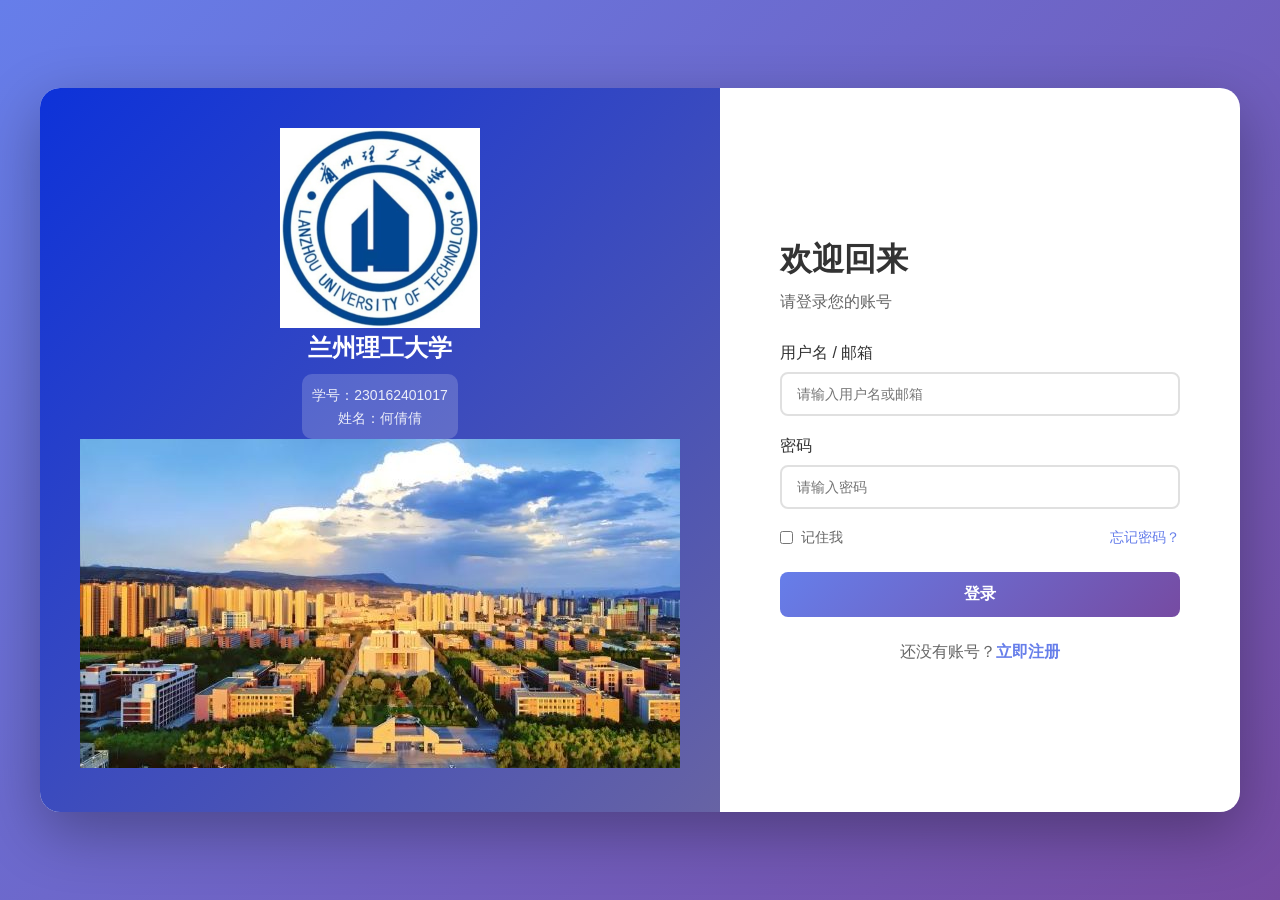
<file: index.html>
<!DOCTYPE html>
<html lang="zh-CN">
<head>
    <meta charset="UTF-8">
    <meta name="viewport" content="width=device-width, initial-scale=1.0">
    <title>登录 - 校园系统</title>
    <link rel="stylesheet" href="css/style.css">
</head>
<body>
    <div class="container">
        <!-- 左侧：学校信息区域 -->
        <div class="left-section">
            <div class="school-info">
                <img src="images/school_logo.png" >
                <h2 class="school-name"ondblclick="openSchoolWebsite()">兰州理工大学</h2>
                <p class="student-info">
                    学号：230162401017<br>
                    姓名：何倩倩
                </p>
            </div>
            <div class="school-image">
                <img src="images/school_view1.jpg" >
                <p class="image-caption"></p>
            </div>
        </div>

        <!-- 右侧：登录表单 -->
        <div class="right-section">
            <div class="login-card">
                <h1 class="login-title">欢迎回来</h1>
                <p class="login-subtitle">请登录您的账号</p>

                <form id="loginForm">
                    <div class="input-group">
                        <label for="username">用户名 / 邮箱</label>
                        <input type="text" id="username" name="username" 
                               placeholder="请输入用户名或邮箱" required>
                    </div>

                    <div class="input-group">
                        <label for="password">密码</label>
                        <input type="password" id="password" name="password" 
                               placeholder="请输入密码" required>
                    </div>

                    <div class="form-options">
                        <label class="checkbox">
                            <input type="checkbox" id="rememberMe"> 记住我
                        </label>
                        <a href="#" class="forgot-link">忘记密码？</a>
                    </div>

                    <button type="submit" class="login-btn">登录</button>
                </form>

                <div class="register-link">
                    还没有账号？<a href="register.html">立即注册</a>
                </div>
            </div>
        </div>
    </div>

    <script src="js/main.js"></script>
</body>
</html>
</file>
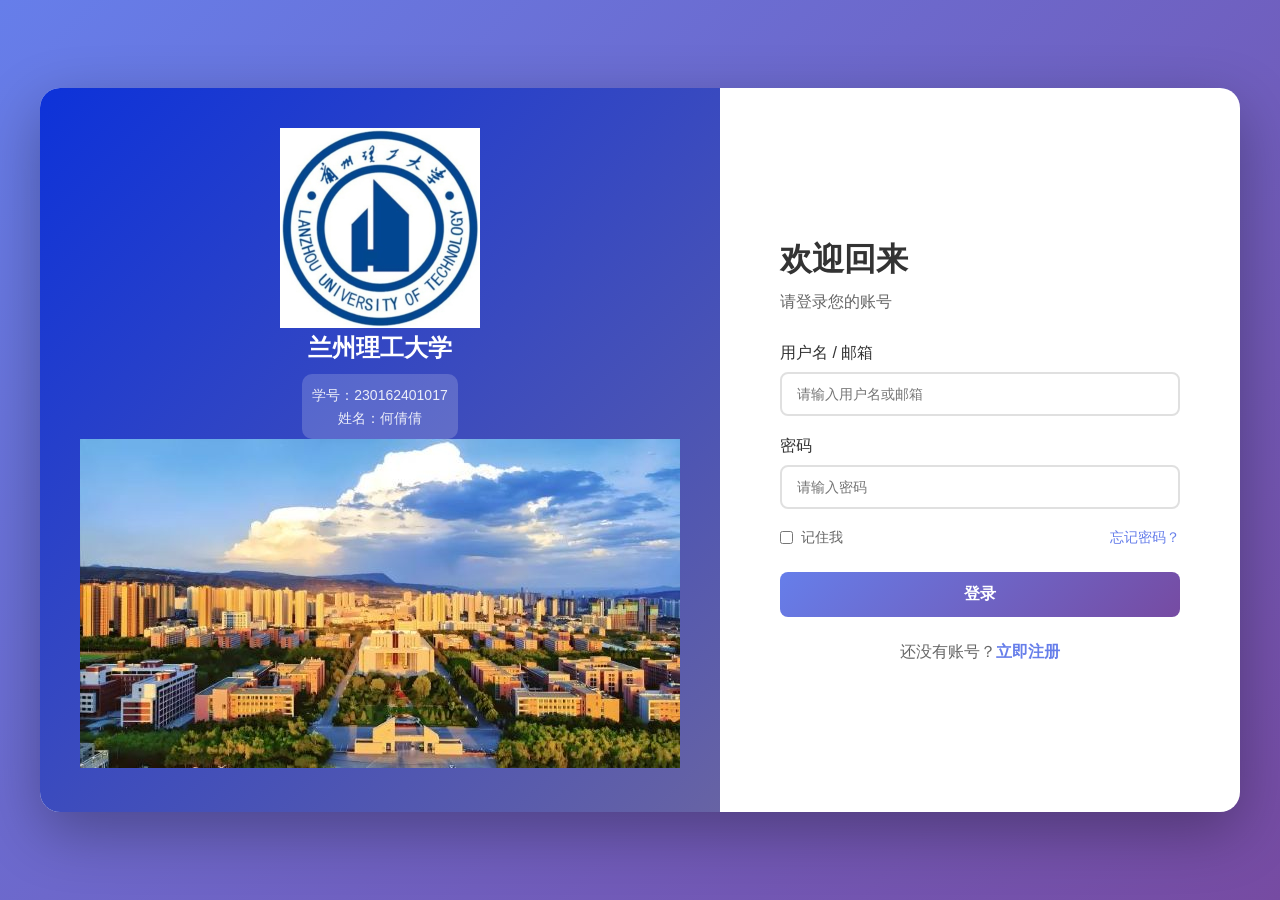
<file: login.html>
<!DOCTYPE html>
<html lang="zh-CN">
<head>
    <meta charset="UTF-8">
    <meta name="viewport" content="width=device-width, initial-scale=1.0">
    <title>登录 - 校园系统</title>
    <link rel="stylesheet" href="css/style.css">
</head>
<body>
    <div class="container">
        <!-- 左侧：学校信息区域 -->
        <div class="left-section">
            <div class="school-info">
                <img src="images/school_logo.png" >
                <h2 class="school-name"ondblclick="openSchoolWebsite()">兰州理工大学</h2>
                <p class="student-info">
                    学号：230162401017<br>
                    姓名：何倩倩
                </p>
            </div>
            <div class="school-image">
                <img src="images/school_view1.jpg" >
                <p class="image-caption"></p>
            </div>
        </div>

        <!-- 右侧：登录表单 -->
        <div class="right-section">
            <div class="login-card">
                <h1 class="login-title">欢迎回来</h1>
                <p class="login-subtitle">请登录您的账号</p>

                <form id="loginForm">
                    <div class="input-group">
                        <label for="username">用户名 / 邮箱</label>
                        <input type="text" id="username" name="username" 
                               placeholder="请输入用户名或邮箱" required>
                    </div>

                    <div class="input-group">
                        <label for="password">密码</label>
                        <input type="password" id="password" name="password" 
                               placeholder="请输入密码" required>
                    </div>

                    <div class="form-options">
                        <label class="checkbox">
                            <input type="checkbox" id="rememberMe"> 记住我
                        </label>
                        <a href="#" class="forgot-link">忘记密码？</a>
                    </div>

                    <button type="submit" class="login-btn">登录</button>
                </form>

                <div class="register-link">
                    还没有账号？<a href="register.html">立即注册</a>
                </div>
            </div>
        </div>
    </div>

    <script src="js/main.js"></script>
</body>
</html>
</file>
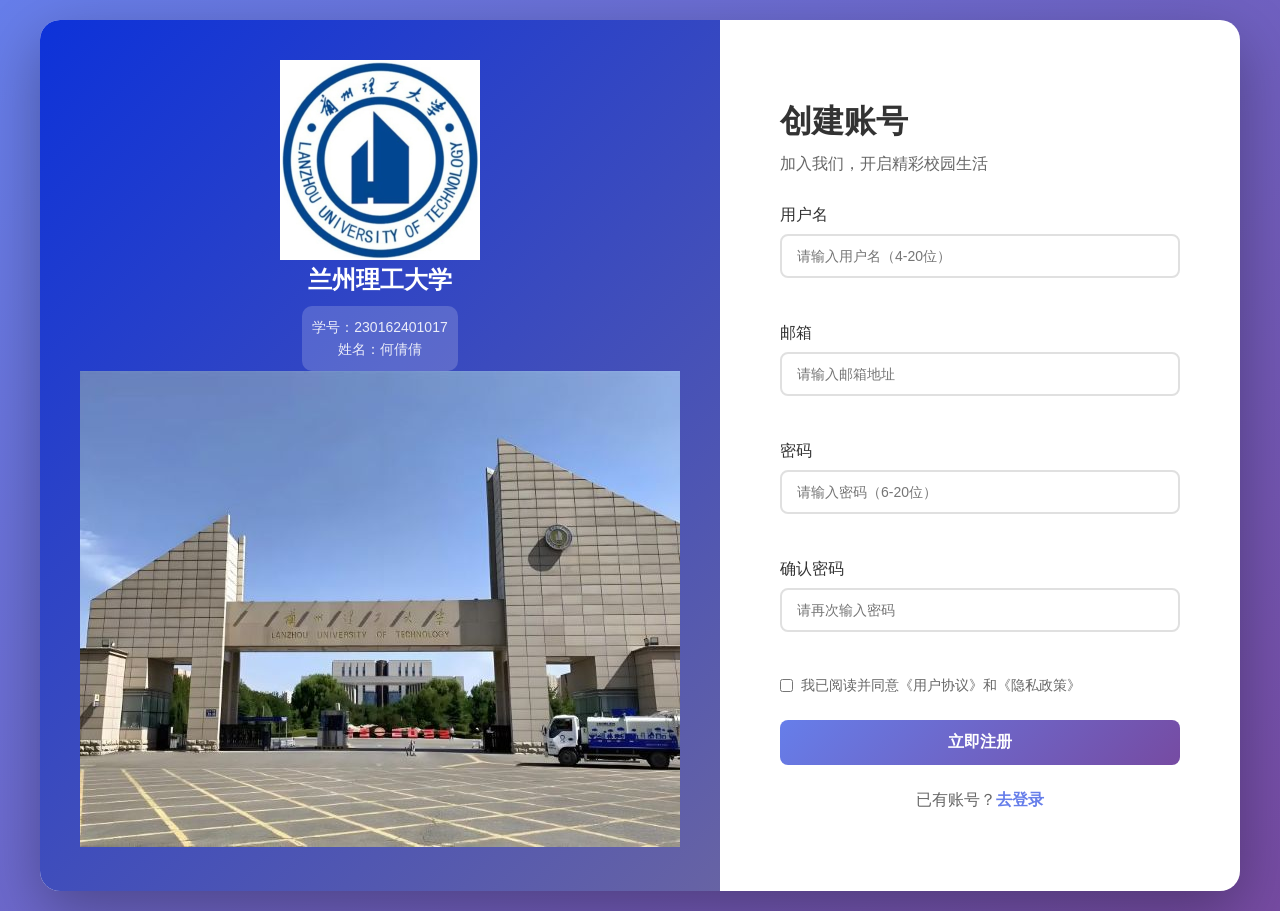
<file: register.html>
<!DOCTYPE html>
<html lang="zh-CN">
<head>
    <meta charset="UTF-8">
    <meta name="viewport" content="width=device-width, initial-scale=1.0">
    <title>注册 - 校园系统</title>
    <link rel="stylesheet" href="css/style.css">
</head>
<body>
    <div class="container register-container">
        <!-- 左侧：学校信息区域 -->
        <div class="left-section">
            <div class="school-info">
                <img src="images/school_logo.png" >
                <h2 class="school-name"ondblclick="openSchoolWebsite()">兰州理工大学</h2>
                <p class="student-info">
                    学号：230162401017<br>
                    姓名：何倩倩
                </p>
            </div>
            <div class="school-image">
                <img src="images/school_view2.jpg" >
                <p class="image-caption"></p>
            </div>
        </div>

        <!-- 右侧：注册表单 -->
        <div class="right-section">
            <div class="register-card">
                <h1 class="register-title">创建账号</h1>
                <p class="register-subtitle">加入我们，开启精彩校园生活</p>

                <form id="registerForm">
                    <div class="input-group">
                        <label for="regUsername">用户名</label>
                        <input type="text" id="regUsername" name="username" 
                               placeholder="请输入用户名（4-20位）" required>
                        <span class="error-message" id="usernameError"></span>
                    </div>

                    <div class="input-group">
                        <label for="regEmail">邮箱</label>
                        <input type="email" id="regEmail" name="email" 
                               placeholder="请输入邮箱地址" required>
                        <span class="error-message" id="emailError"></span>
                    </div>

                    <div class="input-group">
                        <label for="regPassword">密码</label>
                        <input type="password" id="regPassword" name="password" 
                               placeholder="请输入密码（6-20位）" required>
                        <span class="error-message" id="passwordError"></span>
                    </div>

                    <div class="input-group">
                        <label for="confirmPassword">确认密码</label>
                        <input type="password" id="confirmPassword" name="confirmPassword" 
                               placeholder="请再次输入密码" required>
                        <span class="error-message" id="confirmError"></span>
                    </div>

                    <div class="form-options">
                        <label class="checkbox">
                            <input type="checkbox" id="agreeTerms" required> 
                            我已阅读并同意《用户协议》和《隐私政策》
                        </label>
                    </div>

                    <button type="submit" class="register-btn">立即注册</button>
                </form>

                <div class="login-link">
                    已有账号？<a href="index.html">去登录</a>
                </div>
            </div>
        </div>
    </div>

    <script src="js/main.js"></script>
</body>
</html>
</file>
<file: css/style.css>
/* 全局样式 */
* {
    margin: 0;
    padding: 0;
    box-sizing: border-box;
}

body {
    font-family: 'Segoe UI', Tahoma, Geneva, Verdana, sans-serif;
    background: linear-gradient(135deg, #667eea 0%, #764ba2 100%);
    min-height: 100vh;
    display: flex;
    align-items: center;
    justify-content: center;
    padding: 20px;
}

/* 主容器 */
.container {
    max-width: 1200px;
    width: 100%;
    background: white;
    border-radius: 20px;
    overflow: hidden;
    box-shadow: 0 20px 60px rgba(0, 0, 0, 0.3);
    display: flex;
    min-height: 600px;
}

/* 左侧区域（学校信息） */
.left-section {
    flex: 1;
    background: linear-gradient(135deg, #0d32d9 0%, #6763a4 100%);
    padding: 40px;
    display: flex;
    flex-direction: column;
    justify-content: space-between;
    color: white;
}

.school-info {
    text-align: center;
}

.school-logo {
    width: 80px;
    height: 80px;
    margin-bottom: 20px;
    background: white;
    border-radius: 50%;
    padding: 10px;
}

.school-name {
    font-size: 24px;
    margin-bottom: 10px;
}

.student-info {
    font-size: 14px;
    opacity: 0.9;
    line-height: 1.6;
    background: rgba(255, 255, 255, 0.2);
    padding: 10px;
    border-radius: 10px;
    display: inline-block;
}

.school-image {
    text-align: center;
}

.campus-view {
    width: 100%;
    max-height: 200px;
    object-fit: cover;
    border-radius: 10px;
    margin-bottom: 10px;
}

.image-caption {
    font-size: 12px;
    opacity: 0.8;
}

/* 右侧区域（表单） */
.right-section {
    flex: 1;
    display: flex;
    align-items: center;
    justify-content: center;
    padding: 40px;
}

.login-card, .register-card {
    width: 100%;
    max-width: 400px;
}

.login-title, .register-title {
    font-size: 32px;
    color: #333;
    margin-bottom: 10px;
}

.login-subtitle, .register-subtitle {
    color: #666;
    margin-bottom: 30px;
}

/* 输入框样式 */
.input-group {
    margin-bottom: 20px;
}

.input-group label {
    display: block;
    margin-bottom: 8px;
    color: #333;
    font-weight: 500;
}

.input-group input {
    width: 100%;
    padding: 12px 15px;
    border: 2px solid #e0e0e0;
    border-radius: 8px;
    font-size: 14px;
    transition: all 0.3s;
}

.input-group input:focus {
    outline: none;
    border-color: #667eea;
    box-shadow: 0 0 0 3px rgba(102, 126, 234, 0.1);
}

/* 错误信息 */
.error-message {
    display: block;
    color: #e74c3c;
    font-size: 12px;
    margin-top: 5px;
    min-height: 20px;
}

/* 表单选项 */
.form-options {
    display: flex;
    justify-content: space-between;
    align-items: center;
    margin-bottom: 25px;
}

.checkbox {
    display: flex;
    align-items: center;
    gap: 8px;
    color: #666;
    font-size: 14px;
    cursor: pointer;
}

.forgot-link {
    color: #667eea;
    text-decoration: none;
    font-size: 14px;
}

.forgot-link:hover {
    text-decoration: underline;
}

/* 按钮样式 */
.login-btn, .register-btn {
    width: 100%;
    padding: 12px;
    background: linear-gradient(135deg, #667eea 0%, #764ba2 100%);
    color: white;
    border: none;
    border-radius: 8px;
    font-size: 16px;
    font-weight: bold;
    cursor: pointer;
    transition: transform 0.2s;
}

.login-btn:hover, .register-btn:hover {
    transform: translateY(-2px);
    box-shadow: 0 5px 15px rgba(102, 126, 234, 0.4);
}

/* 链接样式 */
.register-link, .login-link {
    text-align: center;
    margin-top: 25px;
    color: #666;
}

.register-link a, .login-link a {
    color: #667eea;
    text-decoration: none;
    font-weight: bold;
}

.register-link a:hover, .login-link a:hover {
    text-decoration: underline;
}

/* 响应式设计 */
@media (max-width: 768px) {
    .container {
        flex-direction: column;
    }
    
    .left-section {
        padding: 30px;
    }
    
    .campus-view {
        max-height: 150px;
    }
}

/* 注册页面特殊样式 */
.register-container .right-section {
    padding: 30px;
}
</file>
